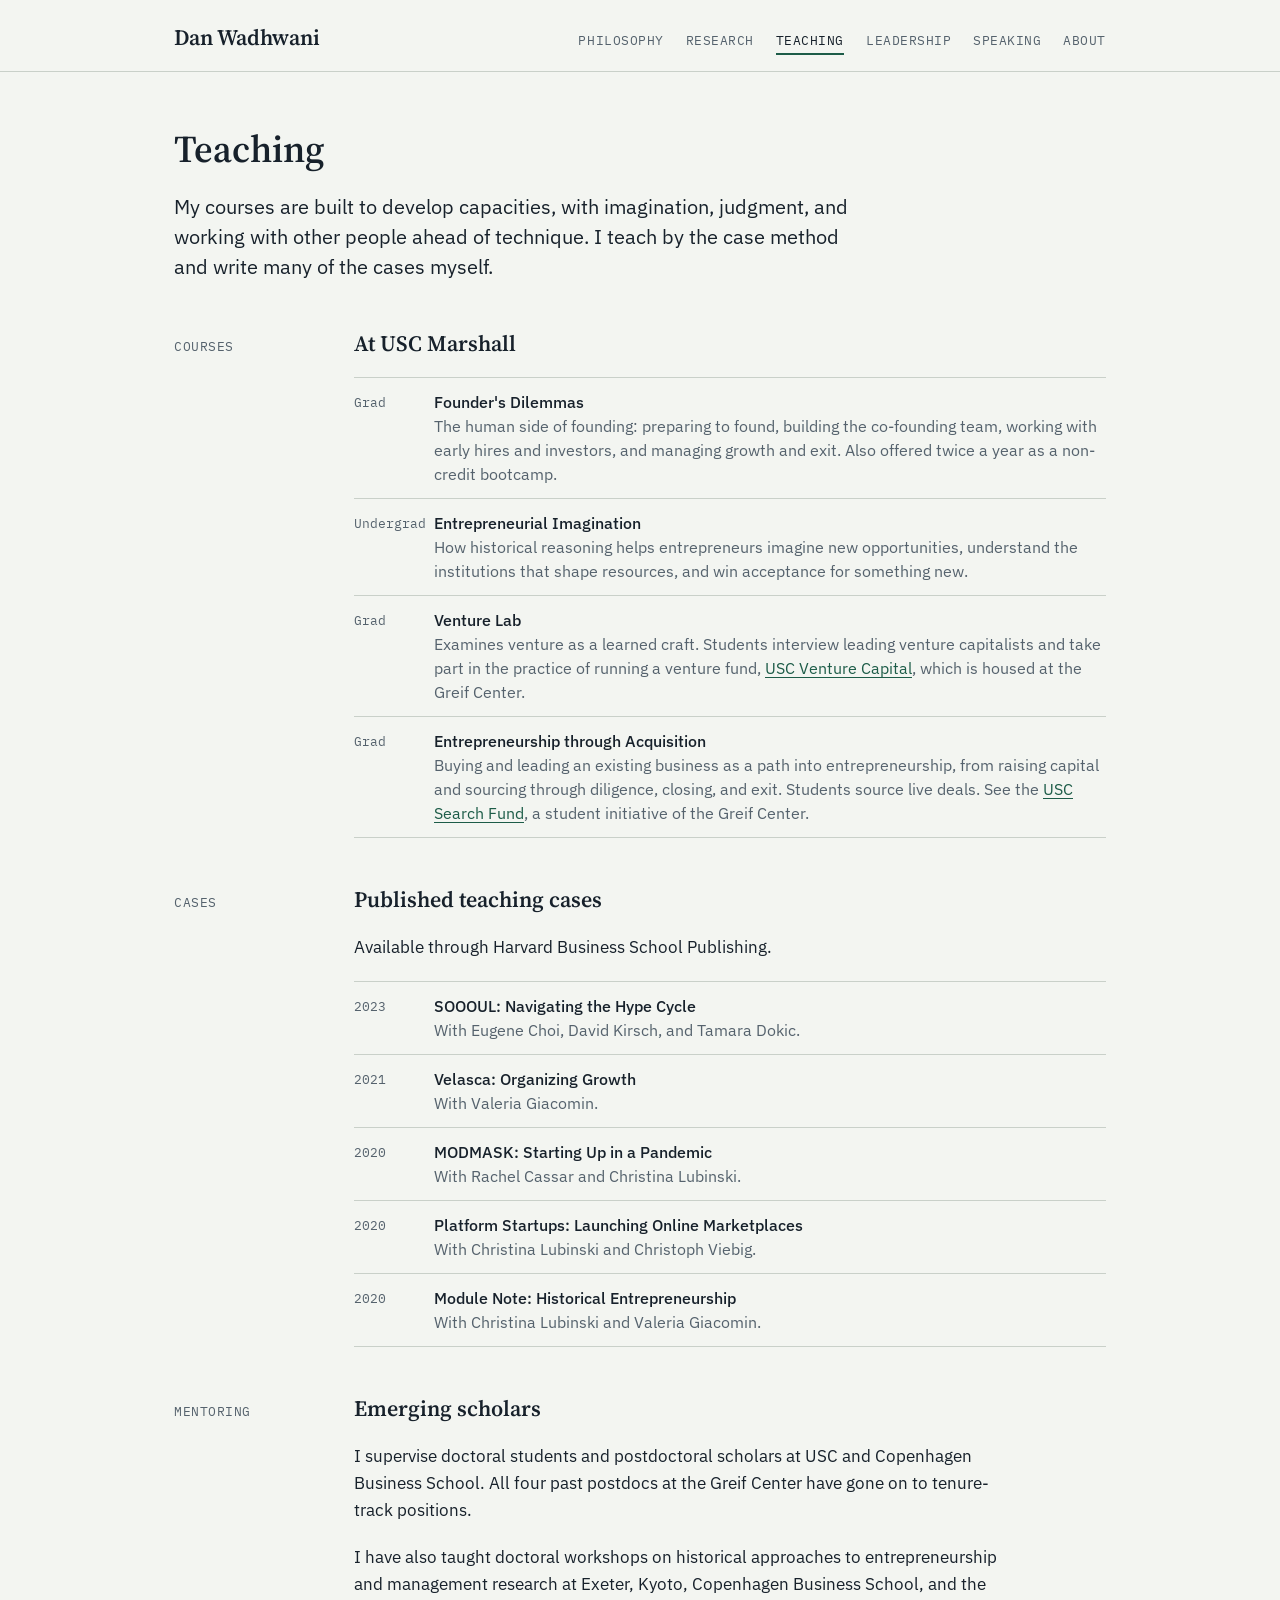
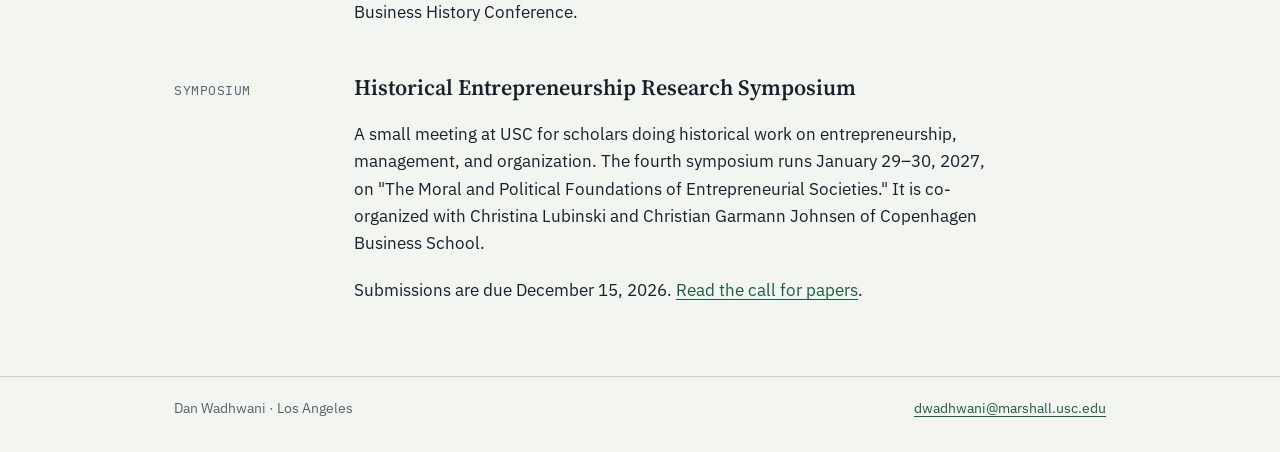
<file: index.html>
<!DOCTYPE html>
<html lang="en">
<head>
<meta charset="utf-8">
<meta name="viewport" content="width=device-width, initial-scale=1">
<title>Teaching | Dan Wadhwani</title>
<meta name="description" content="Courses, published cases, and mentoring by Dan Wadhwani at USC Marshall, including Founder's Dilemmas, Entrepreneurial Imagination, and Venture Lab.">
<meta property="og:title" content="Teaching | Dan Wadhwani">
<meta property="og:description" content="Courses, published cases, and mentoring by Dan Wadhwani at USC Marshall, including Founder's Dilemmas, Entrepreneurial Imagination, and Venture Lab.">
<meta property="og:type" content="website">
<link rel="preconnect" href="https://fonts.googleapis.com">
<link rel="preconnect" href="https://fonts.gstatic.com" crossorigin>
<link href="https://fonts.googleapis.com/css2?family=IBM+Plex+Mono:wght@400;500&family=IBM+Plex+Sans:wght@400;500;600&family=Source+Serif+4:opsz,wght@8..60,400;8..60,600&display=swap" rel="stylesheet">
<link rel="stylesheet" href="/site.css">
</head>
<body>

<header class="site-head">
  <div class="wrap">
    <a class="name" href="/">Dan Wadhwani</a>
    <nav aria-label="Main">
      <ul>
        <li><a href="/philosophy/">Philosophy</a></li>
        <li><a href="/research/">Research</a></li>
        <li><a href="/teaching/" aria-current="page">Teaching</a></li>
        <li><a href="/leadership/">Leadership</a></li>
        <li><a href="/speaking/">Speaking</a></li>
        <li><a href="/about/">About</a></li>
      </ul>
    </nav>
  </div>
</header>

<main class="wrap">
  <section id="teaching" aria-labelledby="h-teaching">
    <div class="stack-lg">
      <div class="stack">
        <h2 id="h-teaching">Teaching</h2>
        <p class="lede">My courses are built to develop capacities, with imagination, judgment, and working with other people ahead of technique. I teach by the case method and write many of the cases myself.</p>
      </div>

      <div class="row">
        <div class="label">Courses</div>
        <div class="stack">
          <h3>At USC Marshall</h3>
          <ul class="pubs">
            <li><span class="yr">Grad</span><span><span class="t">Founder's Dilemmas</span><span class="d">The human side of founding: preparing to found, building the co-founding team, working with early hires and investors, and managing growth and exit. Also offered twice a year as a non-credit bootcamp.</span></span></li>
            <li><span class="yr">Undergrad</span><span><span class="t">Entrepreneurial Imagination</span><span class="d">How historical reasoning helps entrepreneurs imagine new opportunities, understand the institutions that shape resources, and win acceptance for something new.</span></span></li>
            <li><span class="yr">Grad</span><span><span class="t">Venture Lab</span><span class="d">Examines venture as a learned craft. Students interview leading venture capitalists and take part in the practice of running a venture fund, <a href="https://uscventurecapital.com">USC Venture Capital</a>, which is housed at the Greif Center.</span></span></li>
            <li><span class="yr">Grad</span><span><span class="t">Entrepreneurship through Acquisition</span><span class="d">Buying and leading an existing business as a path into entrepreneurship, from raising capital and sourcing through diligence, closing, and exit. Students source live deals. See the <a href="https://uscsearchfund.org">USC Search Fund</a>, a student initiative of the Greif Center.</span></span></li>
          </ul>
        </div>
      </div>

      <div class="row">
        <div class="label">Cases</div>
        <div class="stack">
          <h3>Published teaching cases</h3>
          <p>Available through Harvard Business School Publishing.</p>
          <ul class="pubs">
            <li><span class="yr">2023</span><span><span class="t">SOOOUL: Navigating the Hype Cycle</span><span class="d">With Eugene Choi, David Kirsch, and Tamara Dokic.</span></span></li>
            <li><span class="yr">2021</span><span><span class="t">Velasca: Organizing Growth</span><span class="d">With Valeria Giacomin.</span></span></li>
            <li><span class="yr">2020</span><span><span class="t">MODMASK: Starting Up in a Pandemic</span><span class="d">With Rachel Cassar and Christina Lubinski.</span></span></li>
            <li><span class="yr">2020</span><span><span class="t">Platform Startups: Launching Online Marketplaces</span><span class="d">With Christina Lubinski and Christoph Viebig.</span></span></li>
            <li><span class="yr">2020</span><span><span class="t">Module Note: Historical Entrepreneurship</span><span class="d">With Christina Lubinski and Valeria Giacomin.</span></span></li>
          </ul>
        </div>
      </div>

      <div class="row">
        <div class="label">Mentoring</div>
        <div class="stack">
          <h3>Emerging scholars</h3>
          <p>I supervise doctoral students and postdoctoral scholars at USC and Copenhagen Business School. All four past postdocs at the Greif Center have gone on to tenure-track positions.</p>
          <p>I have also taught doctoral workshops on historical approaches to entrepreneurship and management research at Exeter, Kyoto, Copenhagen Business School, and the Business History Conference.</p>
        </div>
      </div>

      <div class="row">
        <div class="label">Symposium</div>
        <div class="stack">
          <h3>Historical Entrepreneurship Research Symposium</h3>
          <p>A small meeting at USC for scholars doing historical work on entrepreneurship, management, and organization. The fourth symposium runs January 29–30, 2027, on "The Moral and Political Foundations of Entrepreneurial Societies." It is co-organized with Christina Lubinski and Christian Garmann Johnsen of Copenhagen Business School.</p>
          <p>Submissions are due December 15, 2026. <a href="https://www.linkedin.com/feed/update/urn:li:activity:7522954739932626944/">Read the call for papers</a>.</p>
        </div>
      </div>

    </div>
  </section>
</main>

<footer>
  <div class="wrap">
    <span>Dan Wadhwani · Los Angeles</span>
    <span><a href="mailto:dwadhwani@marshall.usc.edu">dwadhwani@marshall.usc.edu</a></span>
  </div>
</footer>
</body>
</html>
</file>
<file: site.css>
/* Layout idea: a finding aid. A narrow left margin carries dates and labels in mono;
   the reading column sits to its right, left-aligned, about 65 characters wide. */
:root {
  --paper: #f3f5f1;
  --panel: #e8ece6;
  --ink: #17212b;
  --muted: #55626d;
  --rule: #c9d0c9;
  --accent: #1d5c48;
  --mark: #9a6a12;
  --mark-bg: #f6ecd2;
  --display: "Source Serif 4", "Iowan Old Style", Georgia, serif;
  --body: "IBM Plex Sans", "Segoe UI", Helvetica, Arial, sans-serif;
  --mono: "IBM Plex Mono", ui-monospace, Menlo, Consolas, monospace;
}
@media (prefers-color-scheme: dark) {
  :root:not([data-theme="light"]) {
    --paper: #131a1f;
    --panel: #1b242b;
    --ink: #e6ebe7;
    --muted: #9aa7ad;
    --rule: #2f3b43;
    --accent: #7cc7a8;
    --mark: #e2b65a;
    --mark-bg: #33290f;
    color-scheme: dark;
  }
}
:root[data-theme="dark"] {
  --paper: #131a1f;
  --panel: #1b242b;
  --ink: #e6ebe7;
  --muted: #9aa7ad;
  --rule: #2f3b43;
  --accent: #7cc7a8;
  --mark: #e2b65a;
  --mark-bg: #33290f;
  color-scheme: dark;
}

* { box-sizing: border-box; }
html { -webkit-text-size-adjust: 100%; }
body {
  margin: 0;
  background: var(--paper);
  color: var(--ink);
  font-family: var(--body);
  font-size: 17px;
  line-height: 1.6;
}
a { color: var(--accent); text-underline-offset: 3px; }
a:focus-visible, button:focus-visible {
  outline: 2px solid var(--accent);
  outline-offset: 3px;
  border-radius: 2px;
}
.wrap { max-width: 980px; margin: 0 auto; padding: 0 24px; }

/* Header */
.site-head { border-bottom: 1px solid var(--rule); background: var(--paper); }
.site-head .wrap {
  display: flex;
  flex-wrap: wrap;
  align-items: baseline;
  justify-content: space-between;
  gap: 8px 32px;
  padding-top: 20px;
  padding-bottom: 16px;
}
.name {
  font-family: var(--display);
  font-size: 22px;
  font-weight: 600;
  color: var(--ink);
  text-decoration: none;
}
nav ul { display: flex; flex-wrap: wrap; gap: 4px 22px; list-style: none; margin: 0; padding: 0; }
nav a {
  font-family: var(--mono);
  font-size: 13px;
  letter-spacing: 0.04em;
  text-transform: uppercase;
  color: var(--muted);
  text-decoration: none;
  padding: 4px 0;
  border-bottom: 2px solid transparent;
}
nav a:hover { color: var(--ink); }
nav a[aria-current="page"] { color: var(--ink); border-bottom-color: var(--accent); }

/* Views */
main.wrap { padding: 56px 24px 72px; }

h1, h2, h3, h4 { font-family: var(--display); font-weight: 600; text-wrap: balance; margin: 0; }
h1 { font-size: clamp(32px, 5vw, 50px); line-height: 1.12; letter-spacing: -0.01em; }
h2 { font-size: clamp(28px, 4vw, 38px); line-height: 1.15; }
h3 { font-size: 22px; line-height: 1.25; }
h4 { font-size: 19px; line-height: 1.3; }
p { margin: 0; max-width: 65ch; }
.lede { font-size: 20px; line-height: 1.5; max-width: 58ch; }
.muted { color: var(--muted); }
.stack { display: flex; flex-direction: column; gap: 20px; }
.stack-lg { display: flex; flex-direction: column; gap: 48px; }

/* Margin-label rows */
.row { display: grid; grid-template-columns: 148px minmax(0, 1fr); gap: 8px 32px; }
.label {
  font-family: var(--mono);
  font-size: 12.5px;
  letter-spacing: 0.04em;
  text-transform: uppercase;
  color: var(--muted);
  padding-top: 6px;
  font-variant-numeric: tabular-nums;
}
@media (max-width: 680px) {
  .row { grid-template-columns: 1fr; }
  .label { padding-top: 0; }
  main.wrap { padding-top: 36px; }
}

/* Home */
.hero { display: grid; grid-template-columns: minmax(0, 1fr) 200px; gap: 40px; align-items: start; }
.portrait { width: 100%; max-width: 100%; height: auto; aspect-ratio: 4 / 5; object-fit: cover; display: block; background: var(--panel); }
@media (max-width: 680px) {
  .hero { grid-template-columns: 1fr; }
  .portrait { max-width: 180px; }
}
.titles { font-size: 16px; color: var(--muted); }

/* Three-up columns: home doors and the three capacities */
.cols { display: grid; grid-template-columns: repeat(3, minmax(0, 1fr)); border-top: 1px solid var(--ink); }
.col {
  display: flex;
  flex-direction: column;
  gap: 8px;
  padding: 20px 24px 24px 0;
  color: var(--ink);
  border-bottom: 1px solid var(--rule);
}
.col + .col { padding-left: 24px; border-left: 1px solid var(--rule); }
a.col { text-decoration: none; }
.col strong { font-family: var(--display); font-size: 22px; font-weight: 600; line-height: 1.25; }
.col span { font-size: 15.5px; color: var(--muted); }
.col em { font-family: var(--mono); font-style: normal; font-size: 12.5px; color: var(--accent); text-transform: uppercase; letter-spacing: 0.04em; }
a.col:hover strong { color: var(--accent); }
@media (max-width: 680px) {
  .cols { grid-template-columns: 1fr; }
  .col, .col + .col { padding: 18px 0; border-left: 0; }
}
.notice { background: var(--panel); border-left: 3px solid var(--accent); padding: 16px 20px; }
.notice p { font-size: 16px; }

/* Entry lists: publications, courses, talks */
.pubs { list-style: none; margin: 0; padding: 0; display: flex; flex-direction: column; }
.pubs li {
  display: grid;
  grid-template-columns: 64px minmax(0, 1fr);
  gap: 16px;
  padding: 12px 0;
  border-top: 1px solid var(--rule);
  font-size: 16px;
  line-height: 1.5;
}
.pubs li:last-child { border-bottom: 1px solid var(--rule); }
.pubs .yr { font-family: var(--mono); font-size: 13px; color: var(--muted); font-variant-numeric: tabular-nums; padding-top: 3px; }
.pubs .t { font-weight: 500; }
.pubs a.t { color: var(--ink); text-decoration-color: var(--accent); text-decoration-thickness: 1px; }
.pubs a.t:hover { color: var(--accent); }
.pubs .d { color: var(--muted); display: block; }

.facts { list-style: none; margin: 0; padding: 0; display: flex; flex-direction: column; gap: 8px; max-width: 65ch; }
.facts li { padding-left: 16px; position: relative; }
.facts li::before { content: ""; position: absolute; left: 0; top: 0.72em; width: 7px; height: 1px; background: var(--muted); }

/* Draft markers */
.todo { background: var(--mark-bg); color: var(--ink); border-bottom: 1px dashed var(--mark); padding: 0 3px; }
.key { font-size: 14px; color: var(--muted); }
.btns { display: flex; flex-wrap: wrap; gap: 12px; }

footer { border-top: 1px solid var(--rule); }
footer .wrap { display: flex; flex-wrap: wrap; justify-content: space-between; gap: 8px 24px; padding-top: 20px; padding-bottom: 32px; font-size: 14px; color: var(--muted); }
</file>
